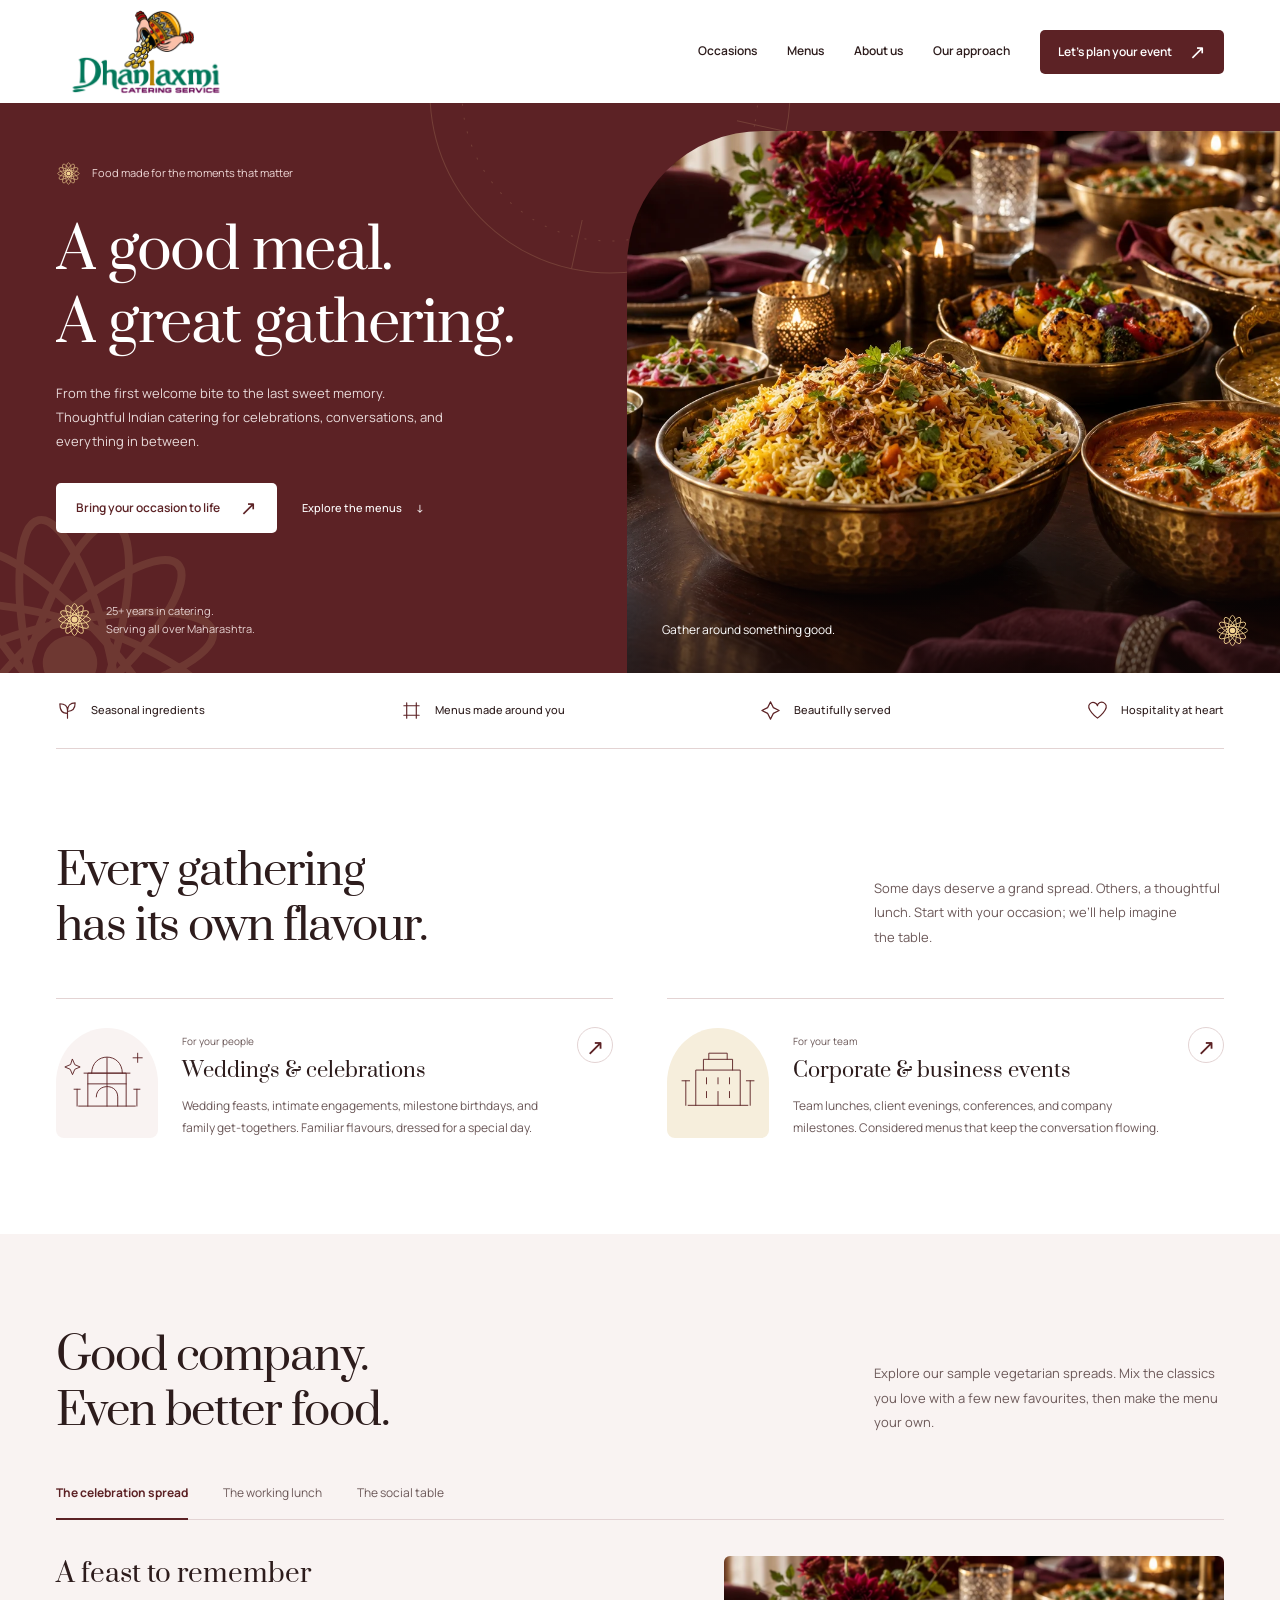
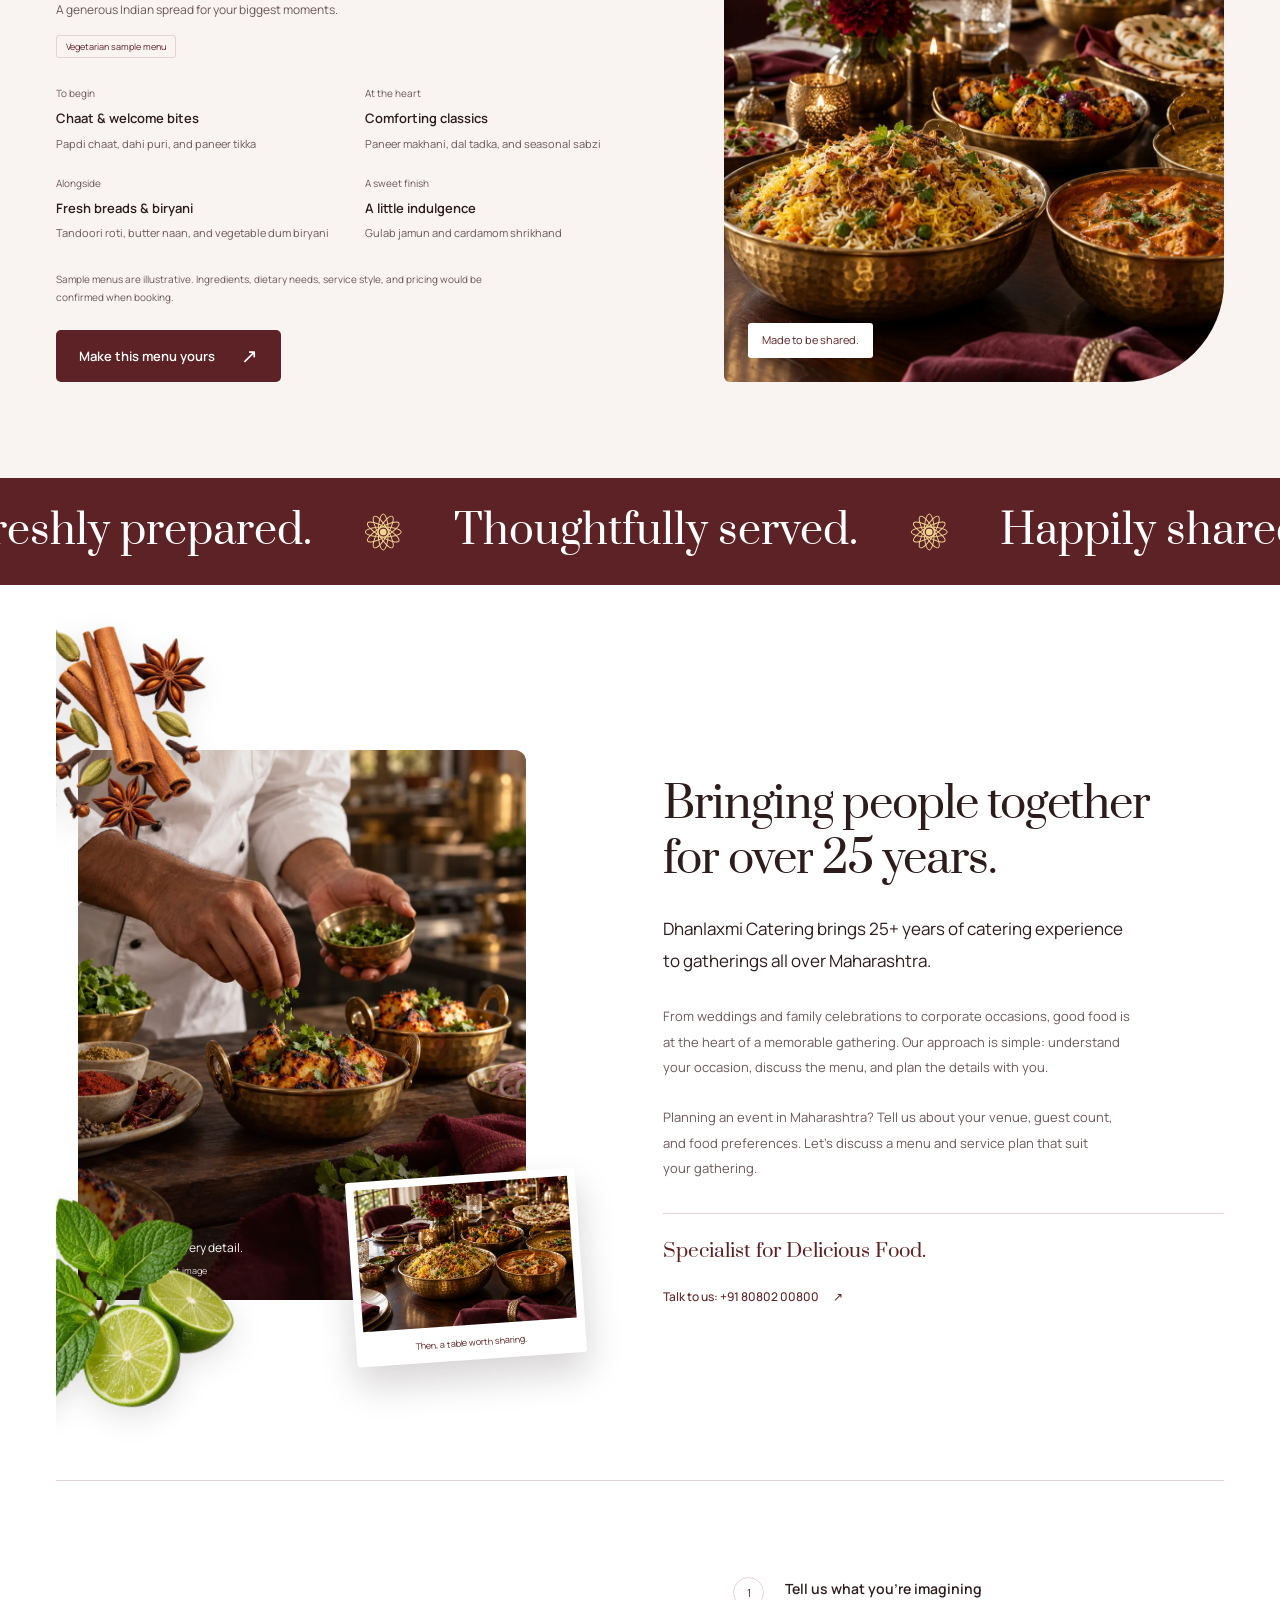
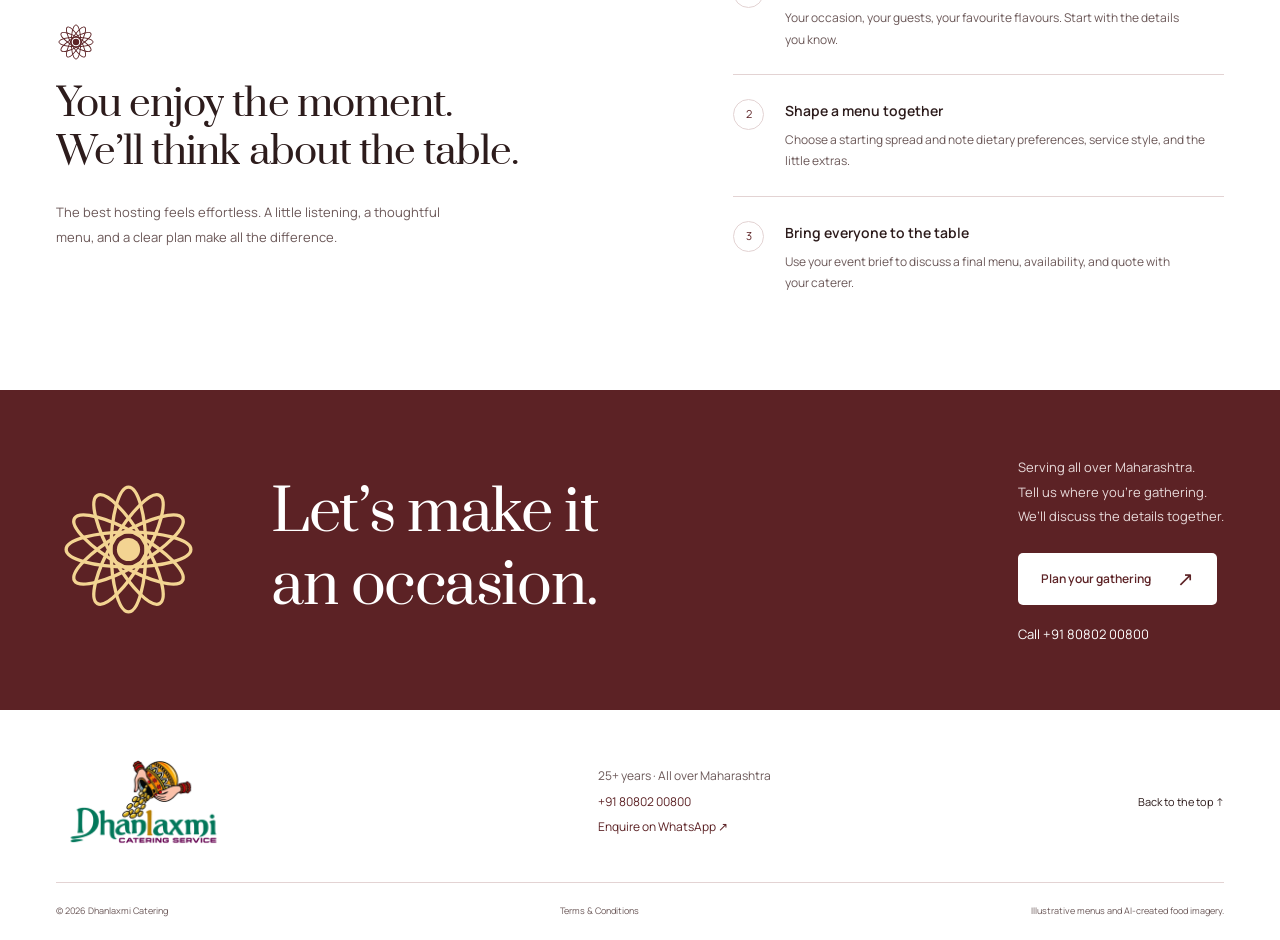
<file: index.html>
<!doctype html>
<html lang="en">
<head>
  <meta charset="UTF-8">
  <meta name="viewport" content="width=device-width, initial-scale=1">
  <meta name="theme-color" content="#63272f">
  <meta name="description" content="Dhanlaxmi Catering: 25+ years in the catering business, serving all over Maharashtra. Call +91 80802 00800 to discuss your wedding, celebration, or corporate event.">
  <title>Dhanlaxmi Catering — 25+ Years · All Over Maharashtra</title>
  <script type="application/ld+json">{"@context":"https://schema.org","@type":"LocalBusiness","name":"Dhanlaxmi Catering","telephone":"+918080200800","description":"25+ years in the catering business. Serving all over Maharashtra.","areaServed":{"@type":"AdministrativeArea","name":"Maharashtra, India"}}</script>
  <link rel="preconnect" href="https://fonts.googleapis.com">
  <link rel="preconnect" href="https://fonts.gstatic.com" crossorigin>
  <link href="https://fonts.googleapis.com/css2?family=Manrope:wght@400;500;600;700&family=Prata&display=swap" rel="stylesheet">
  <link rel="stylesheet" href="styles.css">
  <link rel="stylesheet" href="assets/vendor/lenis.css">
  <script src="assets/vendor/lenis.min.js" defer></script>
  <script src="script.js" defer></script>
  <script src="motion.js" defer></script>
  <script src="delight.js" defer></script>
</head>
<body>
  <div class="reading-progress" aria-hidden="true"></div>
  <a class="skip-link" href="#main">Skip to content</a>
  <header class="site-header wrap">
    <a class="brand" href="#" aria-label="Dhanlaxmi Catering home">
      <img class="business-logo" src="assets/dhanlaxmi-logo.webp" alt="Dhanlaxmi Catering" width="720" height="360">
    </a>
    <button class="nav-toggle" aria-label="Open navigation" aria-expanded="false" aria-controls="navigation"><span></span><span></span></button>
    <nav id="navigation" aria-label="Main navigation"><a href="#occasions">Occasions</a><a href="#menus">Menus</a><a href="#about">About us</a><a href="#approach">Our approach</a><button class="button button-small" data-plan>Let’s plan your event <span aria-hidden="true">↗</span></button></nav>
  </header>
  <main id="main">
    <section class="hero" aria-labelledby="hero-title">
      <div class="hero-atmosphere" aria-hidden="true"><img src="assets/rosette.svg" width="340" height="340" alt=""><svg viewBox="0 0 400 400" fill="none"><circle cx="200" cy="200" r="180"/><circle cx="200" cy="200" r="148" stroke-dasharray="2 12"/><path d="M20 200h50M330 200h50M200 20v50M200 330v50"/></svg></div>
      <div class="hero-copy">
        <div class="hero-intro"><img class="little-star" src="assets/rosette.svg" width="25" height="25" alt=""> Food made for the moments that matter</div>
        <h1 id="hero-title">A good meal.<br>A great gathering.</h1>
        <p>From the first welcome bite to the last sweet memory. Thoughtful Indian catering for celebrations, conversations, and everything in between.</p>
        <div class="hero-actions"><button class="button button-light" data-plan>Bring your occasion to life <span aria-hidden="true">↗</span></button><a class="text-link" href="#menus">Explore the menus <span aria-hidden="true">↓</span></a></div>
        <div class="hero-bottom"><img class="small-flower" src="assets/rosette.svg" width="37" height="37" alt=""><span>25+ years in catering.<br>Serving all over Maharashtra.</span></div>
      </div>
      <figure class="hero-image"><img src="assets/celebration-feast.webp" alt="An Indian celebration feast with saffron biryani, paneer, dal, naan, and chutneys in brass serving bowls" width="1536" height="1024" fetchpriority="high"><figcaption><span>Gather around something good.</span><img src="assets/rosette.svg" width="35" height="35" alt=""></figcaption></figure>
    </section>
    <div class="promise-strip wrap" aria-label="Our catering philosophy"><span><svg viewBox="0 0 24 24" aria-hidden="true"><path d="M12 20V9m0 6C5 15 4 10 4 5c6 0 8 3 8 7m0 0c0-5 3-8 8-8 0 5-2 9-8 9"/></svg>Seasonal ingredients</span><span><svg viewBox="0 0 24 24" aria-hidden="true"><path d="M4 7h16M7 4v16m10-16v16M4 17h16"/></svg>Menus made around you</span><span><svg viewBox="0 0 24 24" aria-hidden="true"><path d="m12 3 3 6 6 3-6 3-3 6-3-6-6-3 6-3Z"/></svg>Beautifully served</span><span><svg viewBox="0 0 24 24" aria-hidden="true"><path d="M20 5c-4-4-8 0-8 2-1-3-5-5-8-2-5 5 8 15 8 15S25 10 20 5Z"/></svg>Hospitality at heart</span></div>
    <section id="occasions" class="occasions wrap section-space" aria-labelledby="occasions-title">
      <div class="section-heading"><h2 id="occasions-title" data-reveal="heading">Every gathering<br>has its own flavour.</h2><p>Some days deserve a grand spread. Others, a thoughtful lunch. Start with your occasion; we’ll help imagine the table.</p></div>
      <div class="occasion-list">
        <article class="occasion"><div class="occasion-art celebration-art" aria-hidden="true"><svg viewBox="0 0 120 100"><path d="M23 81h74M35 81V38h50v43M30 38h60M40 38C40 10 80 10 80 38M60 18v63M35 52h50M46 69c0-18 28-18 28 0v12M21 59v22M99 59v22M17 59h8M95 59h8"/><path d="m15 20 3 7 7 3-7 3-3 7-3-7-7-3 7-3ZM100 12v12m-6-6h12"/></svg></div><div class="occasion-copy"><span class="occasion-label">For your people</span><h3>Weddings & celebrations</h3><p>Wedding feasts, intimate engagements, milestone birthdays, and family get-togethers. Familiar flavours, dressed for a special day.</p></div><button class="round-link" data-plan="Wedding / celebration" aria-label="Plan a wedding or celebration">↗</button></article>
        <article class="occasion"><div class="occasion-art corporate-art" aria-hidden="true"><svg viewBox="0 0 120 100"><path d="M21 80h78M31 80V34h58v46M41 34V20h38v14M48 20v-8h24v8M45 44v8m15-8v8m15-8v8M45 62v8m15-8v18m15-18v8M18 48v32M13 48h10M102 48v32M97 48h10"/></svg></div><div class="occasion-copy"><span class="occasion-label">For your team</span><h3>Corporate & business events</h3><p>Team lunches, client evenings, conferences, and company milestones. Considered menus that keep the conversation flowing.</p></div><button class="round-link" data-plan="Corporate / business" aria-label="Plan a corporate or business event">↗</button></article>
      </div>
    </section>
    <section id="menus" class="menu-section section-space" aria-labelledby="menus-title"><div class="wrap">
      <div class="section-heading"><div><h2 id="menus-title" data-reveal="heading">Good company.<br>Even better food.</h2></div><p>Explore our sample vegetarian spreads. Mix the classics you love with a few new favourites, then make the menu your own.</p></div>
      <div class="menu-tabs" role="tablist" aria-label="Sample catering menus"><button id="tab-celebration" role="tab" aria-selected="true" aria-controls="menu-panel" data-menu="celebration">The celebration spread</button><button id="tab-office" role="tab" aria-selected="false" aria-controls="menu-panel" tabindex="-1" data-menu="office">The working lunch</button><button id="tab-social" role="tab" aria-selected="false" aria-controls="menu-panel" tabindex="-1" data-menu="social">The social table</button></div>
      <div class="menu-layout"><div id="menu-panel" role="tabpanel" aria-labelledby="tab-celebration" tabindex="0"><div class="menu-description"><h3>A feast to remember</h3><p>A generous Indian spread for your biggest moments.</p><span class="diet-tag">Vegetarian sample menu</span></div><div id="menu-items" class="menu-items"><div class="menu-item"><span>To begin</span><h4>Chaat & welcome bites</h4><p>Papdi chaat, dahi puri, and paneer tikka</p></div><div class="menu-item"><span>At the heart</span><h4>Comforting classics</h4><p>Paneer makhani, dal tadka, and seasonal sabzi</p></div><div class="menu-item"><span>Alongside</span><h4>Fresh breads & biryani</h4><p>Tandoori roti, butter naan, and vegetable dum biryani</p></div><div class="menu-item"><span>A sweet finish</span><h4>A little indulgence</h4><p>Gulab jamun and cardamom shrikhand</p></div></div><p class="menu-footnote">Sample menus are illustrative. Ingredients, dietary needs, service style, and pricing would be confirmed when booking.</p><button class="button" id="customize-menu" data-plan>Make this menu yours <span aria-hidden="true">↗</span></button></div><figure class="menu-image"><img src="assets/celebration-feast.webp" alt="Brass bowls filled with colourful Indian dishes, ready to share" width="1536" height="1024" loading="lazy"><figcaption>Made to be shared.</figcaption></figure></div>
    </div></section>
    <div class="gathering-ribbon" aria-hidden="true"><div class="ribbon-track"><span>Freshly prepared.</span><img src="assets/rosette.svg" width="42" height="42" alt=""><span>Thoughtfully served.</span><img src="assets/rosette.svg" width="42" height="42" alt=""><span>Happily shared.</span></div></div>
    <section id="about" class="about-section wrap section-space" aria-labelledby="about-title">
      <div class="story-visual">
        <img class="ingredient ingredient-spices" src="assets/spice-cutout.webp" width="300" height="300" alt="" aria-hidden="true" loading="lazy">
        <figure class="story-photo"><img src="assets/kitchen-story.webp" width="1122" height="1402" loading="lazy" alt="A chef’s hands carefully arranging paneer and fresh herbs in brass bowls"><div class="photo-slices" aria-hidden="true"><span></span><span></span><span></span><span></span><span></span></div><figcaption>A little care in every detail.<small>AI-created concept image</small></figcaption></figure>
        <figure class="story-detail"><img src="assets/celebration-feast.webp" width="1536" height="1024" alt="" loading="lazy"><figcaption>Then, a table worth sharing.</figcaption></figure>
        <img class="ingredient ingredient-mint" src="assets/mint-lime-cutout.webp" width="300" height="300" alt="" aria-hidden="true" loading="lazy">
      </div>
      <div class="story-copy"><h2 id="about-title" data-reveal="heading">Bringing people together<br>for over 25 years.</h2><p class="story-lead">Dhanlaxmi Catering brings 25+ years of catering experience to gatherings all over Maharashtra.</p><p>From weddings and family celebrations to corporate occasions, good food is at the heart of a memorable gathering. Our approach is simple: understand your occasion, discuss the menu, and plan the details with you.</p><p>Planning an event in Maharashtra? Tell us about your venue, guest count, and food preferences. Let’s discuss a menu and service plan that suit your gathering.</p><div class="story-signoff"><span>Specialist for Delicious Food.</span></div><a href="tel:+918080200800" class="text-link">Talk to us: +91 80802 00800 <span aria-hidden="true">↗</span></a></div>
    </section>
    <section id="approach" class="approach wrap section-space" aria-labelledby="approach-title"><div class="approach-intro"><img class="big-flower" src="assets/rosette-ruby.svg" width="40" height="40" alt=""><h2 id="approach-title" data-reveal="heading">You enjoy the moment.<br>We’ll think about the table.</h2><p>The best hosting feels effortless. A little listening, a thoughtful menu, and a clear plan make all the difference.</p></div><ol class="steps"><li><span class="step-number">1</span><div><h3>Tell us what you’re imagining</h3><p>Your occasion, your guests, your favourite flavours. Start with the details you know.</p></div></li><li><span class="step-number">2</span><div><h3>Shape a menu together</h3><p>Choose a starting spread and note dietary preferences, service style, and the little extras.</p></div></li><li><span class="step-number">3</span><div><h3>Bring everyone to the table</h3><p>Use your event brief to discuss a final menu, availability, and quote with your caterer.</p></div></li></ol></section>
    <section class="closing"><div class="wrap closing-inner"><img class="closing-flower" src="assets/rosette.svg" width="145" height="145" alt=""><h2 data-reveal="closing">Let’s make it<br>an occasion.</h2><div><p>Serving all over Maharashtra.<br>Tell us where you’re gathering.<br>We’ll discuss the details together.</p><button class="button button-light" data-plan>Plan your gathering <span aria-hidden="true">↗</span></button><a class="closing-phone" href="tel:+918080200800">Call +91 80802 00800</a></div></div></section>
  </main>
  <footer class="wrap"><div class="footer-top"><a class="brand" href="#" aria-label="Dhanlaxmi Catering home"><img class="business-logo" src="assets/dhanlaxmi-logo.webp" alt="Dhanlaxmi Catering" width="720" height="360" loading="lazy"></a><div class="footer-contact"><p>25+ years · All over Maharashtra</p><a href="tel:+918080200800">+91 80802 00800</a><a href="https://wa.me/918080200800" target="_blank" rel="noopener noreferrer">Enquire on WhatsApp ↗</a></div><a href="#main">Back to the top ↑</a></div><div class="footer-bottom"><span>© <span id="year">2026</span> Dhanlaxmi Catering</span><a href="terms.html">Terms &amp; Conditions</a><span>Illustrative menus and AI-created food imagery.</span></div></footer>
  <dialog id="event-dialog" aria-labelledby="dialog-title"><div class="dialog-header"><span class="dialog-kicker">Your next gathering</span><button class="close-dialog" aria-label="Close event planner">×</button></div><h2 id="dialog-title">A few details.<br>A delicious beginning.</h2><p class="dialog-description">Tell us about your gathering, then continue on WhatsApp to discuss availability, your menu, and pricing with Dhanlaxmi Catering.</p><form id="event-form"><div class="form-grid"><label>Your name<input name="name" autocomplete="name" required maxlength="100" placeholder="First and last name"></label><label>Email address<input name="email" type="email" autocomplete="email" required maxlength="200" placeholder="you@example.com"></label><label>Occasion<select name="occasion" id="occasion-select" required><option value="">Choose your occasion</option><option>Wedding / celebration</option><option>Corporate / business</option><option>Family gathering</option><option>Another occasion</option></select></label><label>Number of guests<input name="guests" type="number" min="1" max="10000" required placeholder="e.g. 100"></label><label>Event date<input name="date" type="date" required></label><label>City or venue<input name="venue" required maxlength="200" placeholder="Where are we gathering?"></label></div><label>Anything we should know?<textarea name="notes" rows="3" maxlength="2000" placeholder="Favourite dishes, dietary needs, or service preferences…"></textarea></label><input id="selected-menu" name="menu" type="hidden" value="The celebration spread"><button class="button form-submit" type="submit">Prepare my enquiry <span aria-hidden="true">↗</span></button></form><div id="brief-result" class="brief-result" hidden role="status"><h3>Your enquiry is ready.</h3><p>Continue on WhatsApp to review and send your details to Dhanlaxmi Catering. Your enquiry has not been sent yet.</p><a id="whatsapp-enquiry" class="button" target="_blank" rel="noopener noreferrer">Continue on WhatsApp ↗</a><a id="download-brief" class="text-link brief-download" download="dhanlaxmi-event-brief.txt">Download event brief ↓</a><button class="text-link edit-brief" type="button">Edit my details</button></div></dialog>
</body>
</html>
</file>
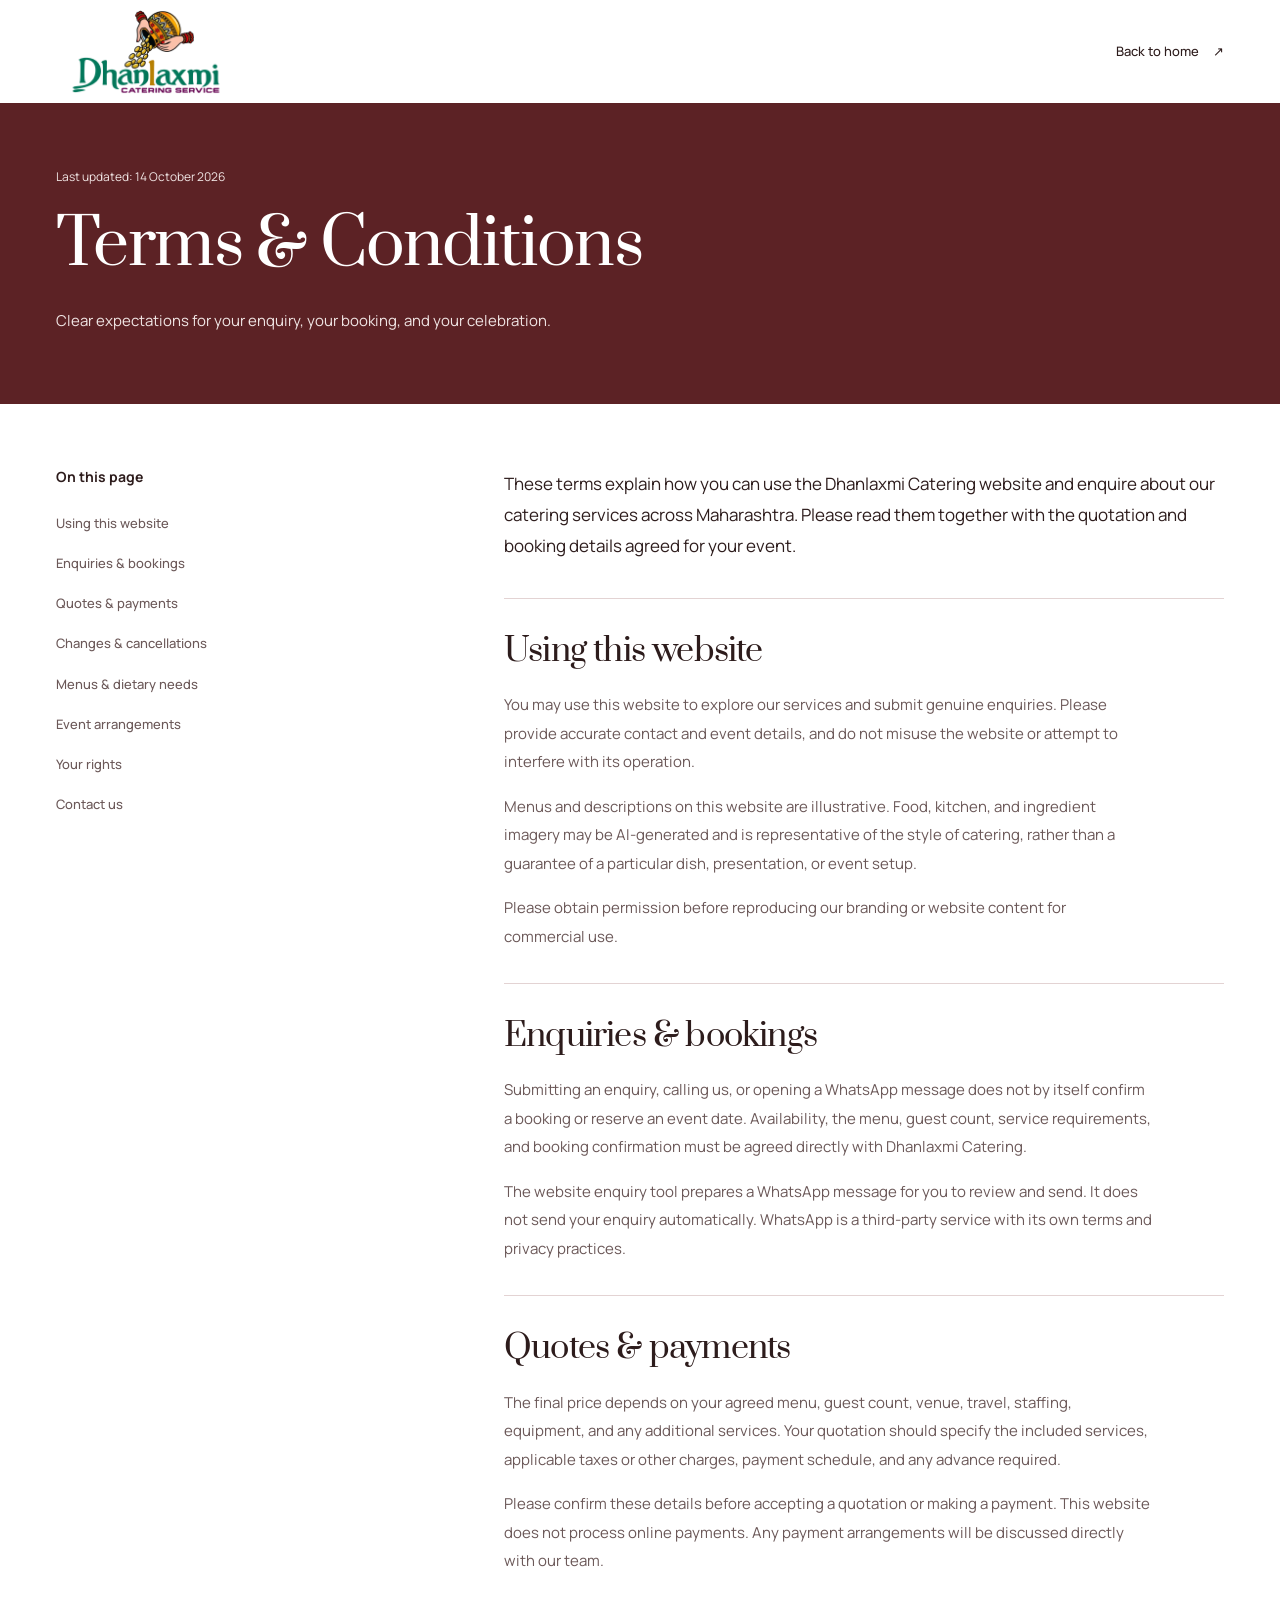
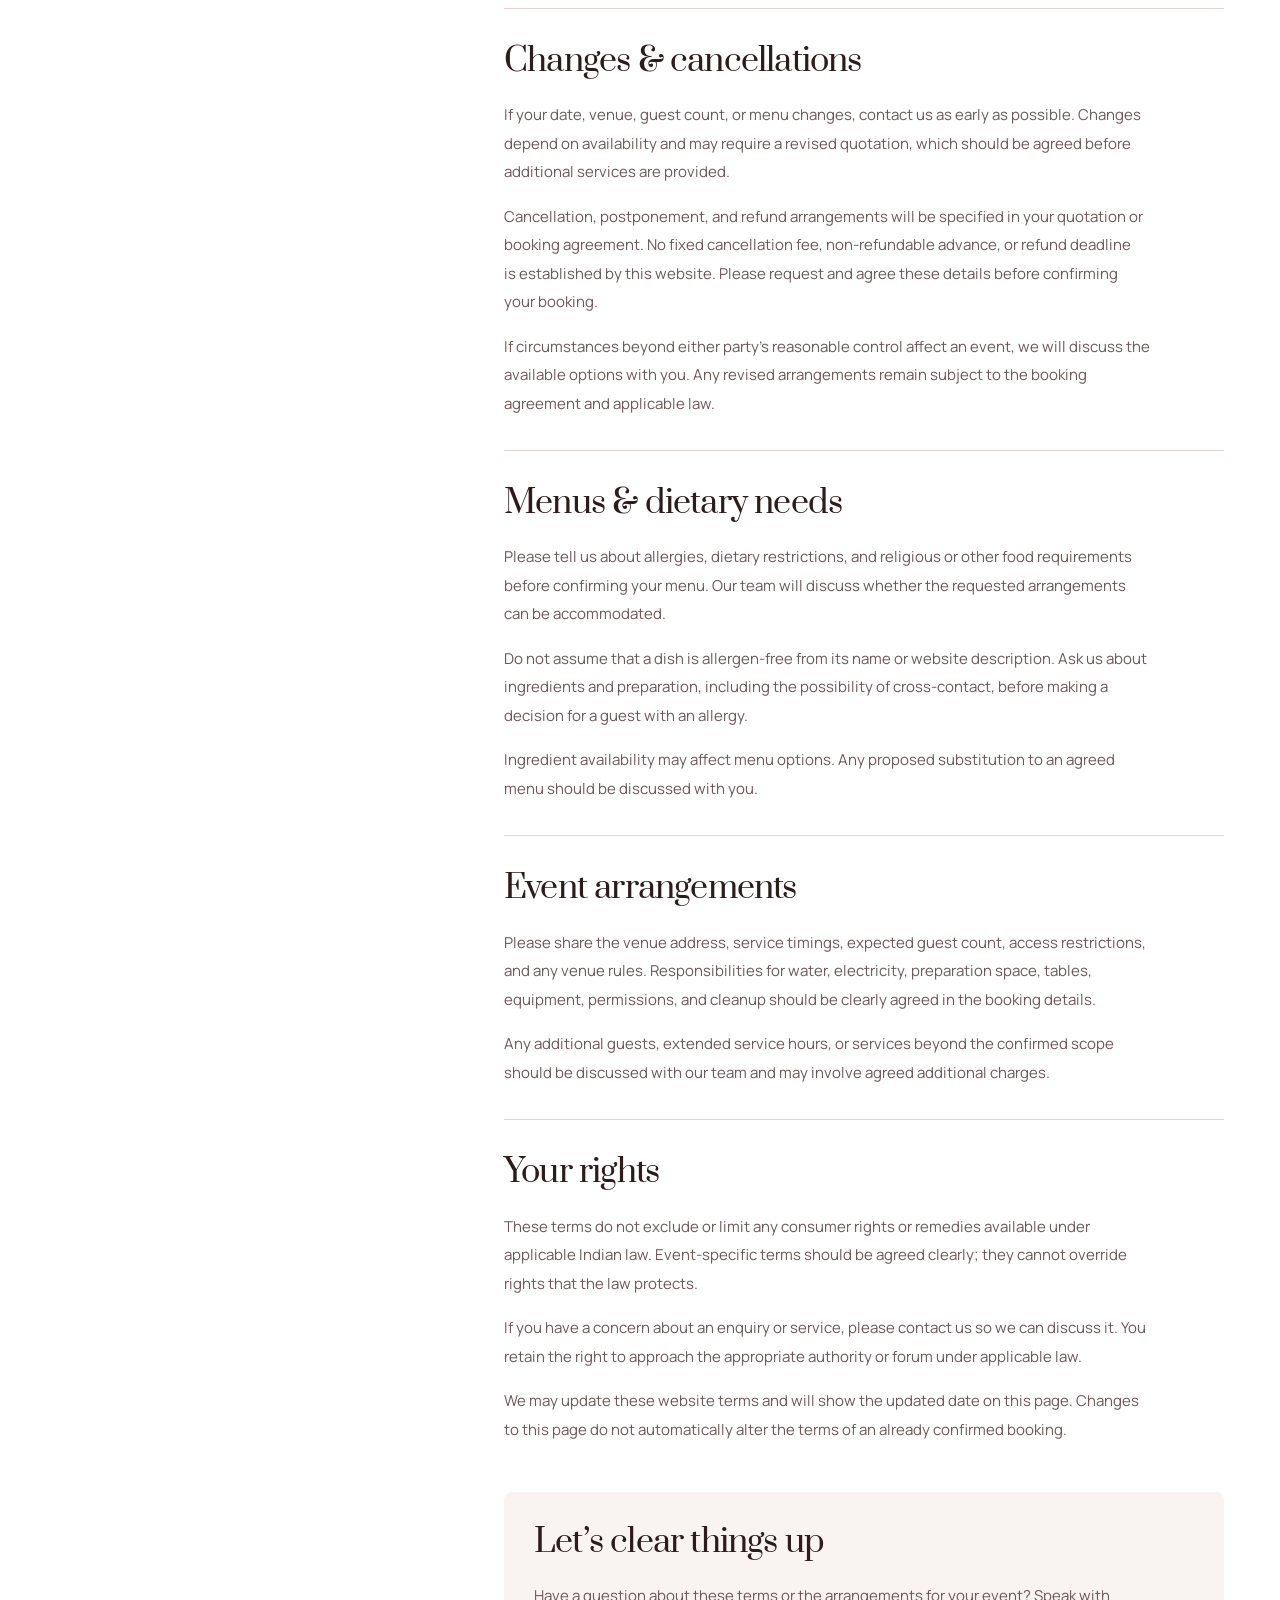
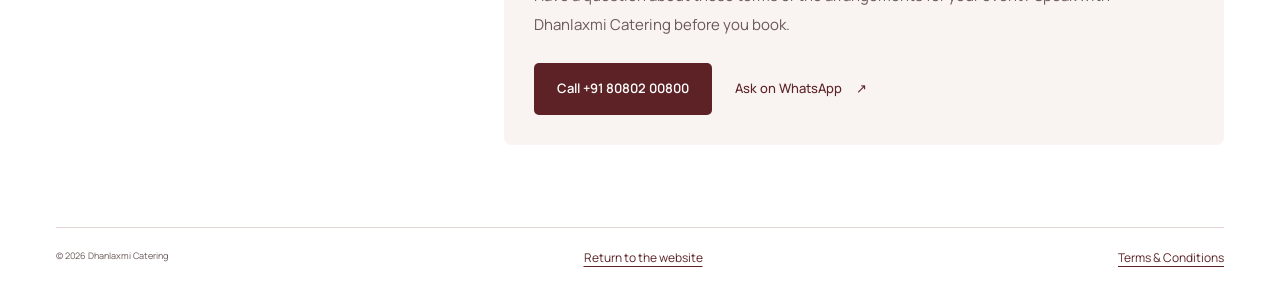
<file: terms.html>
<!doctype html>
<html lang="en">
<head>
  <meta charset="UTF-8">
  <meta name="viewport" content="width=device-width, initial-scale=1">
  <meta name="theme-color" content="#63272f">
  <meta name="description" content="Terms and conditions for using the Dhanlaxmi Catering website and enquiring about catering services across Maharashtra.">
  <title>Terms &amp; Conditions | Dhanlaxmi Catering</title>
  <link rel="canonical" href="https://dhanlaxmicatering.food/terms.html">
  <link rel="preconnect" href="https://fonts.googleapis.com">
  <link rel="preconnect" href="https://fonts.gstatic.com" crossorigin>
  <link href="https://fonts.googleapis.com/css2?family=Manrope:wght@400;500;600;700&family=Prata&display=swap" rel="stylesheet">
  <link rel="stylesheet" href="styles.css">
  <link rel="stylesheet" href="terms.css">
</head>
<body class="terms-page">
  <a class="skip-link" href="#main">Skip to content</a>
  <header class="site-header wrap">
    <a class="brand" href="index.html" aria-label="Dhanlaxmi Catering home"><img class="business-logo" src="assets/dhanlaxmi-logo.webp" alt="Dhanlaxmi Catering" width="720" height="360"></a>
    <a class="text-link" href="index.html">Back to home <span aria-hidden="true">↗</span></a>
  </header>
  <main id="main">
    <div class="terms-heading">
      <div class="wrap">
        <p>Last updated: <time datetime="2026-10-14">14 October 2026</time></p>
        <h1>Terms &amp; Conditions</h1>
        <p>Clear expectations for your enquiry, your booking, and your celebration.</p>
      </div>
    </div>
    <div class="terms-layout wrap">
      <aside class="terms-contents">
        <h2>On this page</h2>
        <nav aria-label="Terms sections">
          <a href="#website">Using this website</a>
          <a href="#bookings">Enquiries &amp; bookings</a>
          <a href="#payments">Quotes &amp; payments</a>
          <a href="#changes">Changes &amp; cancellations</a>
          <a href="#food">Menus &amp; dietary needs</a>
          <a href="#venue">Event arrangements</a>
          <a href="#rights">Your rights</a>
          <a href="#contact">Contact us</a>
        </nav>
      </aside>
      <article class="terms-copy" aria-label="Terms and conditions">
        <p class="terms-intro">These terms explain how you can use the Dhanlaxmi Catering website and enquire about our catering services across Maharashtra. Please read them together with the quotation and booking details agreed for your event.</p>
        <section id="website">
          <h2>Using this website</h2>
          <p>You may use this website to explore our services and submit genuine enquiries. Please provide accurate contact and event details, and do not misuse the website or attempt to interfere with its operation.</p>
          <p>Menus and descriptions on this website are illustrative. Food, kitchen, and ingredient imagery may be AI-generated and is representative of the style of catering, rather than a guarantee of a particular dish, presentation, or event setup.</p>
          <p>Please obtain permission before reproducing our branding or website content for commercial use.</p>
        </section>
        <section id="bookings">
          <h2>Enquiries &amp; bookings</h2>
          <p>Submitting an enquiry, calling us, or opening a WhatsApp message does not by itself confirm a booking or reserve an event date. Availability, the menu, guest count, service requirements, and booking confirmation must be agreed directly with Dhanlaxmi Catering.</p>
          <p>The website enquiry tool prepares a WhatsApp message for you to review and send. It does not send your enquiry automatically. WhatsApp is a third-party service with its own terms and privacy practices.</p>
        </section>
        <section id="payments">
          <h2>Quotes &amp; payments</h2>
          <p>The final price depends on your agreed menu, guest count, venue, travel, staffing, equipment, and any additional services. Your quotation should specify the included services, applicable taxes or other charges, payment schedule, and any advance required.</p>
          <p>Please confirm these details before accepting a quotation or making a payment. This website does not process online payments. Any payment arrangements will be discussed directly with our team.</p>
        </section>
        <section id="changes">
          <h2>Changes &amp; cancellations</h2>
          <p>If your date, venue, guest count, or menu changes, contact us as early as possible. Changes depend on availability and may require a revised quotation, which should be agreed before additional services are provided.</p>
          <p>Cancellation, postponement, and refund arrangements will be specified in your quotation or booking agreement. No fixed cancellation fee, non-refundable advance, or refund deadline is established by this website. Please request and agree these details before confirming your booking.</p>
          <p>If circumstances beyond either party’s reasonable control affect an event, we will discuss the available options with you. Any revised arrangements remain subject to the booking agreement and applicable law.</p>
        </section>
        <section id="food">
          <h2>Menus &amp; dietary needs</h2>
          <p>Please tell us about allergies, dietary restrictions, and religious or other food requirements before confirming your menu. Our team will discuss whether the requested arrangements can be accommodated.</p>
          <p>Do not assume that a dish is allergen-free from its name or website description. Ask us about ingredients and preparation, including the possibility of cross-contact, before making a decision for a guest with an allergy.</p>
          <p>Ingredient availability may affect menu options. Any proposed substitution to an agreed menu should be discussed with you.</p>
        </section>
        <section id="venue">
          <h2>Event arrangements</h2>
          <p>Please share the venue address, service timings, expected guest count, access restrictions, and any venue rules. Responsibilities for water, electricity, preparation space, tables, equipment, permissions, and cleanup should be clearly agreed in the booking details.</p>
          <p>Any additional guests, extended service hours, or services beyond the confirmed scope should be discussed with our team and may involve agreed additional charges.</p>
        </section>
        <section id="rights">
          <h2>Your rights</h2>
          <p>These terms do not exclude or limit any consumer rights or remedies available under applicable Indian law. Event-specific terms should be agreed clearly; they cannot override rights that the law protects.</p>
          <p>If you have a concern about an enquiry or service, please contact us so we can discuss it. You retain the right to approach the appropriate authority or forum under applicable law.</p>
          <p>We may update these website terms and will show the updated date on this page. Changes to this page do not automatically alter the terms of an already confirmed booking.</p>
        </section>
        <section id="contact" class="terms-contact">
          <h2>Let’s clear things up</h2>
          <p>Have a question about these terms or the arrangements for your event? Speak with Dhanlaxmi Catering before you book.</p>
          <a class="button" href="tel:+918080200800">Call +91 80802 00800</a>
          <a class="text-link" href="https://wa.me/918080200800" target="_blank" rel="noopener noreferrer">Ask on WhatsApp <span aria-hidden="true">↗</span></a>
        </section>
      </article>
    </div>
  </main>
  <footer class="wrap"><div class="footer-bottom"><span>© 2026 Dhanlaxmi Catering</span><a href="index.html">Return to the website</a><a href="terms.html" aria-current="page">Terms &amp; Conditions</a></div></footer>
</body>
</html>
</file>
<file: styles.css>
:root{--primary:oklch(.34 .085 20);--primary-hover:oklch(.41 .105 20);--bg:oklch(1 0 0);--surface:oklch(.968 .007 20);--ink:oklch(.25 .027 20);--muted:oklch(.48 .025 20);--accent:oklch(.88 .09 85);--line:oklch(.88 .018 20);--white:oklch(1 0 0);--display:'Prata',Georgia,serif;--body:'Manrope',Arial,sans-serif;--dialog-layer:3}
*{box-sizing:border-box}html{scroll-behavior:smooth;scroll-padding-top:35px}body{margin:0;background:var(--bg);color:var(--ink);font-family:var(--body);font-size:15px;line-height:1.7}button,input,select,textarea{font:inherit}button,a{-webkit-tap-highlight-color:transparent}button{cursor:pointer}a{color:inherit;text-decoration:none}button{border:0}img{max-width:100%;display:block}figure,p,h1,h2,h3{margin:0}h1,h2,h3{text-wrap:balance}p{text-wrap:pretty}h1,h2{font-family:var(--display);font-weight:400;letter-spacing:-.025em;line-height:1.26}h2{font-size:clamp(32px,3.4vw,46px)}h3{font-weight:600;line-height:1.4}button,a,input,select,textarea{touch-action:manipulation}:focus-visible{outline:3px solid oklch(.65 .14 60);outline-offset:5px}.wrap{width:min(1280px,calc(100% - 112px));margin-inline:auto}.section-space{padding-block:96px}.button{display:inline-flex;align-items:center;justify-content:center;gap:26px;background:var(--primary);color:var(--white);padding:16px 23px;border-radius:5px;font-size:13px;font-weight:600;line-height:1.5;transition:background .2s,transform .2s}.button:hover{background:var(--primary-hover);transform:translateY(-2px)}.button span{font-size:20px;font-weight:400;line-height:1}.button-small{padding:12px 18px;font-size:12px;gap:17px}.button-light{background:var(--white);color:var(--primary)}.button-light:hover{background:var(--accent)}.text-link{font-size:13px;font-weight:500;display:inline-flex;gap:14px;align-items:center;background:none;padding:0}.text-link:hover{text-decoration:underline;text-underline-offset:6px}.skip-link{position:fixed;left:20px;top:-100px;background:var(--white);padding:10px 20px;z-index:4}.skip-link:focus{top:10px}.site-header{display:flex;align-items:center;justify-content:space-between;min-height:103px;gap:30px}.brand{display:flex;align-items:center;gap:11px;color:var(--primary);flex-shrink:0}.brand-mark{width:46px;height:46px}.brand>span{font-family:var(--display);font-size:26px;line-height:1.2;letter-spacing:-.025em}.brand small{display:block;font-family:var(--body);font-size:9px;font-weight:600;letter-spacing:.14em;margin-top:7px}nav{display:flex;align-items:center;gap:30px}nav>a{font-size:12px;font-weight:600}nav>a:hover{color:var(--primary);text-decoration:underline;text-underline-offset:7px}.nav-toggle{display:none}.hero{display:grid;grid-template-columns:1fr 1.04fr;background:var(--primary);color:var(--white);min-height:570px}.hero-copy{padding:58px 45px 35px max(56px,calc((100vw - 1280px)/2));display:flex;flex-direction:column;align-items:flex-start}.hero-intro{font-size:11px;display:flex;align-items:center;gap:11px;color:oklch(.9 .025 20)}.little-star{font-size:25px;color:var(--accent)}h1{font-size:clamp(42px,4.5vw,65px);margin:29px 0 21px}.hero-copy>p{max-width:390px;font-size:13px;line-height:1.85;color:oklch(.9 .015 20)}.hero-actions{display:flex;gap:25px;align-items:center;margin-top:30px}.hero-actions .button{padding:15px 20px;font-size:12px;gap:20px}.hero-actions .text-link{font-size:11px;white-space:nowrap}.hero-bottom{display:flex;gap:13px;align-items:center;margin-top:auto;padding-top:40px;font-size:10px;line-height:1.6;color:oklch(.88 .022 20)}.small-flower{font-size:37px;line-height:1;color:var(--accent)}.hero-image{position:relative;min-width:0;overflow:hidden;border-top-left-radius:135px;margin-top:28px}.hero-image img{width:100%;height:100%;object-fit:cover;object-position:52% 50%}.hero-image:after{content:'';position:absolute;inset:65% 0 0;background:linear-gradient(transparent,oklch(.15 .02 20 / .7));pointer-events:none}.hero-image figcaption{position:absolute;bottom:25px;left:35px;right:30px;display:flex;justify-content:space-between;align-items:center;font-size:12px;z-index:1}.hero-image figcaption>span:last-child{font-size:35px;color:var(--accent)}.promise-strip{display:flex;justify-content:space-between;padding-block:26px;border-bottom:1px solid var(--line);gap:20px}.promise-strip>span{display:flex;align-items:center;gap:12px;font-size:11px;font-weight:500;white-space:nowrap}.promise-strip svg{width:23px;height:23px;fill:none;stroke:var(--primary);stroke-width:1.2;stroke-linecap:round;stroke-linejoin:round}.section-heading{display:flex;justify-content:space-between;align-items:flex-end;gap:60px;margin-bottom:43px}.section-heading>p{max-width:350px;color:var(--muted);font-size:13px;line-height:1.9;padding-bottom:5px}.occasion-list{display:flex;gap:54px}.occasion{display:flex;align-items:center;gap:24px;flex:1;min-width:0;border-top:1px solid var(--line);padding-top:28px}.occasion-art{width:102px;height:110px;display:flex;align-items:center;justify-content:center;flex-shrink:0;border-radius:50% 50% 8px 8px;background:var(--surface)}.occasion-art svg{width:92px;fill:none;stroke:var(--primary);stroke-width:1.2;stroke-linecap:round;stroke-linejoin:round}.corporate-art{background:oklch(.95 .025 85)}.occasion-label{font-size:10px;color:var(--muted)}.occasion h3{font-family:var(--display);font-size:20px;font-weight:400;margin:5px 0 10px}.occasion p{font-size:12px;color:var(--muted);line-height:1.8}.round-link{align-self:flex-start;flex-shrink:0;background:transparent;border:1px solid var(--line);border-radius:50%;width:36px;height:36px;font-size:22px;color:var(--primary);transition:background .2s}.round-link:hover{background:var(--surface)}.menu-section{background:var(--surface)}.menu-note{display:block;color:var(--primary);font-size:12px;margin-bottom:18px}.menu-tabs{display:flex;gap:35px;border-bottom:1px solid var(--line);margin-bottom:36px}.menu-tabs button{padding:0 0 16px;background:none;color:var(--muted);font-size:12px;position:relative}.menu-tabs button[aria-selected=true]{color:var(--primary);font-weight:700}.menu-tabs button[aria-selected=true]:after{content:'';position:absolute;bottom:-1px;left:0;right:0;height:2px;background:var(--primary)}.menu-layout{display:grid;grid-template-columns:1fr .85fr;gap:80px}.menu-description h3{font-family:var(--display);font-weight:400;font-size:26px}.menu-description p{color:var(--muted);font-size:12px;margin-top:7px}.diet-tag{display:inline-block;border:1px solid var(--line);border-radius:3px;font-size:9px;padding:3px 9px;margin-top:15px;color:var(--primary)}.menu-items{display:grid;grid-template-columns:1fr 1fr;gap:22px 30px;margin:27px 0}.menu-item span{font-size:10px;color:var(--muted);display:block;margin-bottom:5px}.menu-item h4{margin:0 0 4px;font-size:13px;font-weight:600}.menu-item p{font-size:11px;color:var(--muted);line-height:1.8}.menu-footnote{font-size:10px;color:var(--muted);max-width:450px;line-height:1.8;margin-bottom:24px}.menu-image{position:relative;min-height:390px;border-radius:6px 6px 100px 6px;overflow:hidden}.menu-image img{width:100%;height:100%;object-fit:cover;object-position:70% 50%;position:absolute;inset:0;transform:scale(1.15)}.menu-image figcaption{position:absolute;bottom:24px;left:24px;padding:8px 14px;background:var(--white);color:var(--primary);font-size:11px;border-radius:3px}.approach{display:grid;grid-template-columns:1fr .85fr;gap:100px;align-items:center}.big-flower{font-size:40px;color:var(--primary);display:block;margin-bottom:18px;line-height:1}.approach h2{font-size:clamp(30px,3vw,40px)}.approach-intro>p{max-width:390px;font-size:13px;color:var(--muted);margin-top:24px;line-height:1.9}.steps{margin:0;padding:0;list-style:none}.steps li{display:flex;gap:21px;padding:24px 0;border-bottom:1px solid var(--line)}.steps li:first-child{padding-top:0}.steps li:last-child{border-bottom:0;padding-bottom:0}.step-number{display:flex;align-items:center;justify-content:center;flex-shrink:0;width:31px;height:31px;border:1px solid var(--line);border-radius:50%;font-size:11px;color:var(--primary)}.steps h3{font-size:14px;margin:2px 0 8px}.steps p{font-size:12px;color:var(--muted);line-height:1.8}.closing{background:var(--primary);color:var(--white);padding-block:65px;position:relative;overflow:hidden}.closing-inner{display:flex;align-items:center;justify-content:space-between;gap:70px}.closing-flower{font-size:145px;color:oklch(.65 .08 20);line-height:1}.closing h2{font-size:clamp(38px,4.5vw,60px);flex:1}.closing p{color:oklch(.9 .015 20);font-size:13px;margin-bottom:24px;line-height:1.9}.closing .button{font-size:12px}footer{padding-block:42px 22px}.footer-top{display:flex;justify-content:space-between;align-items:center;gap:30px;padding-bottom:30px}.footer-top .brand>span{font-size:23px}.footer-top p{font-size:12px;color:var(--muted)}.footer-top>a:last-child{font-size:11px}.footer-bottom{border-top:1px solid var(--line);padding-top:20px;display:flex;justify-content:space-between;gap:20px;font-size:9px;color:var(--muted)}dialog{border:0;padding:32px;width:min(620px,calc(100% - 32px));max-height:90dvh;overflow:auto;border-radius:12px;color:var(--ink);background:var(--white);box-shadow:0 25px 90px oklch(.12 0 0 / .2)}dialog::backdrop{background:oklch(.12 .03 20 / .65)}body:has(dialog[open]){overflow:hidden}.dialog-header{display:flex;justify-content:space-between;align-items:center;margin-bottom:15px}.dialog-kicker{font-size:11px;color:var(--primary)}.close-dialog{background:var(--surface);color:var(--primary);border-radius:50%;width:36px;height:36px;font-size:27px;line-height:1}dialog h2{font-size:34px}.dialog-description{color:var(--muted);font-size:12px;line-height:1.9;margin:17px 0 25px}.form-grid{display:grid;grid-template-columns:1fr 1fr;gap:17px}label{display:block;font-size:11px;font-weight:600}input,select,textarea{display:block;width:100%;margin-top:7px;background:var(--bg);border:1px solid var(--line);color:var(--ink);border-radius:4px;padding:10px 11px;font-size:12px;min-height:44px}input::placeholder,textarea::placeholder{color:var(--muted);opacity:1}textarea{resize:vertical}form>label{margin-top:17px}.form-submit{width:100%;margin-top:22px}.brief-result{padding-block:12px}.brief-result h3{font-family:var(--display);font-weight:400;font-size:25px}.brief-result p{font-size:13px;color:var(--muted);margin:15px 0 25px}.edit-brief{display:block;margin-top:20px;color:var(--primary)}[hidden]{display:none!important}
@media(min-width:1600px){.hero-copy{padding-block:80px 40px}.hero{min-height:640px}}
@media(max-width:1150px){.wrap{width:calc(100% - 64px)}.site-header{min-height:90px}nav{gap:20px}.hero-copy{padding:40px 30px 30px 32px}.hero{min-height:535px}.hero-actions{flex-wrap:wrap;gap:18px}.hero-image{border-top-left-radius:100px}.occasion-list{gap:30px}.occasion{gap:16px}.occasion-art{width:80px;height:90px}.occasion-art svg{width:74px}.occasion h3{font-size:18px}.round-link{width:30px;height:30px}.menu-layout{gap:45px}.approach{gap:55px}.closing-inner{gap:40px}.closing-flower{font-size:110px}}
@media(max-width:900px){.brand>span{font-size:23px}.brand-mark{width:38px}nav{gap:17px}nav>a{font-size:11px}nav .button-small{font-size:10px;padding:11px;gap:10px}.hero h1{font-size:43px}.hero-copy>p{font-size:12px}.hero-actions .text-link{font-size:11px}.hero-intro{font-size:9px}.promise-strip{flex-wrap:wrap;justify-content:initial;gap:20px 35px}.promise-strip>span{flex:1 0 35%}.section-space{padding-block:70px}.section-heading{gap:40px}.section-heading>p{max-width:300px}.occasion-list{flex-direction:column}.occasion-art{width:85px}.occasion-copy{flex:1}.occasion h3{font-size:23px}.occasion p{font-size:13px}.round-link{margin-top:20px;width:40px;height:40px}.menu-layout{grid-template-columns:1fr .65fr;gap:30px}.menu-items{gap:20px}.menu-image{min-height:440px}.menu-image img{object-position:58% 50%}.closing-flower{display:none}.footer-bottom{font-size:9px}}
@media(max-width:700px){.wrap{width:calc(100% - 40px)}.site-header{min-height:80px;position:relative}.brand>span{font-size:22px}.brand small{font-size:8px}.nav-toggle{display:flex;flex-direction:column;gap:6px;padding:12px;background:var(--surface);border-radius:4px;width:42px;height:42px;align-items:center;justify-content:center}.nav-toggle span{display:block;width:20px;height:1px;background:var(--primary)}nav{display:none;position:absolute;left:-20px;right:-20px;top:80px;background:var(--bg);z-index:2;padding:22px;box-shadow:0 12px 20px oklch(.2 0 0 / .1);align-items:stretch;gap:20px}nav.open{display:flex;flex-direction:column}nav>a{font-size:14px}nav .button{font-size:12px;align-self:flex-start;padding:12px 16px}.hero{grid-template-columns:1fr;min-height:0}.hero-copy{padding:33px 25px 30px}.hero-intro{font-size:10px}.hero h1{font-size:clamp(40px,8.5vw,59px);margin-block:24px 18px}.hero-copy>p{font-size:13px;max-width:450px}.hero-actions{margin-top:25px;gap:22px}.hero-bottom{padding-top:28px;font-size:10px}.hero-image{height:350px;margin:0 0 0 25px;border-top-left-radius:95px}.hero-image img{object-position:50% 55%}.hero-image figcaption{left:25px;bottom:20px;font-size:11px}.promise-strip{padding-block:24px;gap:17px 12px}.promise-strip>span{font-size:10px;gap:8px}.promise-strip svg{width:19px;height:19px}.section-space{padding-block:55px}.section-heading{display:block;margin-bottom:30px}.section-heading>p{margin-top:22px;max-width:440px;font-size:13px}.occasion-list{gap:26px}.occasion{padding-top:23px;gap:17px}.occasion-art{width:72px;height:90px}.occasion h3{font-size:18px}.occasion p{font-size:11px}.round-link{width:32px;height:32px;align-self:flex-start}.menu-note{margin-bottom:15px;font-size:11px}.menu-tabs{gap:22px;overflow-x:auto;margin-bottom:28px}.menu-tabs button{white-space:nowrap;font-size:11px;padding-bottom:15px}.menu-layout{grid-template-columns:1fr;gap:32px}.menu-items{gap:25px 24px}.menu-item h4{font-size:13px}.menu-item p{font-size:12px}.menu-image{min-height:280px;order:-1;border-radius:5px 5px 75px 5px}.menu-image img{object-position:55% 57%;transform:none}.menu-description h3{font-size:26px}.approach{grid-template-columns:1fr;gap:35px}.approach h2{font-size:32px}.approach-intro>p{margin-top:18px}.steps li{padding:22px 0}.closing{padding-block:45px}.closing-inner{display:block}.closing h2{font-size:44px;margin-bottom:25px}.closing p{font-size:13px}.footer-top{align-items:flex-start;flex-wrap:wrap;gap:24px}.footer-top p{display:none}.footer-top>a:last-child{padding-top:6px}.footer-bottom{flex-direction:column;gap:9px;font-size:9px}dialog{padding:24px}dialog h2{font-size:29px}.form-grid{grid-template-columns:1fr 1fr;gap:15px}label{font-size:10px}}
@media(max-width:370px){.form-grid{grid-template-columns:1fr}.hero-actions{gap:19px}.hero-image{height:290px}.occasion-art{display:none}.menu-tabs{gap:20px}}
@media(prefers-reduced-motion:reduce){html{scroll-behavior:auto}*,*:before,*:after{transition:none!important;animation:none!important}}

/* Motion and the family-table story. Content is visible before enhancement. */
::selection{background:var(--primary);color:var(--white)}input,textarea{caret-color:var(--primary)}html{scrollbar-color:var(--primary) var(--surface);scroll-padding-top:125px}
.site-header{position:sticky;top:0;z-index:2;background:var(--white);transition:box-shadow .25s}
.site-header:before{content:'';position:absolute;inset:0 calc((min(1280px,100vw - 112px) - 100vw)/2);background:var(--white);z-index:-1;pointer-events:none}
.site-header.has-scrolled{box-shadow:0 12px 22px -20px oklch(.2 .025 20 / .35)}
#navigation a{position:relative}#navigation a:after{content:'';position:absolute;left:0;right:0;bottom:-7px;height:1px;background:var(--primary);transform:scaleX(0);transform-origin:left;transition:transform .25s cubic-bezier(.16,1,.3,1)}
#navigation a:hover:after,#navigation a[aria-current=location]:after{transform:scaleX(1)}#navigation a:hover{text-decoration:none}
.reading-progress{position:fixed;top:0;left:0;right:0;height:3px;background:var(--primary);transform:scaleX(0);transform-origin:left;z-index:3;opacity:0;pointer-events:none}.motion-ready .reading-progress{opacity:1}
.motion-ready .hero-image>img{transform:translateY(var(--hero-shift,0px)) scale(1.14)}
.hero-image figcaption img{width:35px;height:35px}.little-star{display:block;width:25px;height:25px;flex-shrink:0}.small-flower{width:37px;height:37px;flex-shrink:0}.big-flower{width:40px;height:40px}.closing-flower{flex-shrink:0;width:145px;height:145px}
.round-link{transition:background .2s,transform .3s cubic-bezier(.16,1,.3,1)}.occasion:hover .round-link{transform:rotate(12deg)}.occasion-art svg{transition:transform .5s cubic-bezier(.16,1,.3,1)}.occasion:hover .occasion-art svg{transform:translateY(-4px)}
.gathering-ribbon{overflow:hidden;background:var(--primary);color:var(--white);padding-block:27px}.ribbon-track{display:flex;align-items:center;gap:50px;width:max-content;padding-inline:60px;transform:translateX(var(--ribbon-shift,0px))}.ribbon-track span{font-family:var(--display);font-size:clamp(29px,3.2vw,46px);line-height:1.3;white-space:nowrap}.ribbon-track img{flex-shrink:0;width:42px;height:42px}
.about-section{display:grid;grid-template-columns:.9fr 1fr;gap:clamp(50px,7vw,100px);align-items:center;padding-top:110px;padding-bottom:70px}
.story-visual{position:relative;min-width:0;padding:0 20px 28px 0}.story-photo{position:relative;height:560px;border-radius:100px 6px 6px 6px;overflow:hidden;background:var(--surface)}.story-photo>img{width:100%;height:100%;object-fit:cover;transform:translateY(var(--story-shift,0px)) scale(1.09)}.story-photo:after{content:'';position:absolute;inset:50% 0 0;background:linear-gradient(transparent,oklch(.14 .02 20 / .75));pointer-events:none}.story-photo figcaption{position:absolute;left:30px;bottom:28px;z-index:1;color:var(--white);font-size:13px}.story-photo figcaption small{display:block;font-size:9px;margin-top:4px;color:oklch(.9 .015 20)}
.table-seal{position:absolute;right:-25px;bottom:0;width:140px;height:140px;border-radius:50%;background:var(--primary);padding:7px;box-shadow:0 12px 30px oklch(.2 .03 20 / .15);transform:rotate(var(--seal-turn,0deg))}.table-seal svg{width:100%;height:100%;stroke:var(--accent);stroke-width:1.3;stroke-linecap:round}.seal-inner{stroke-width:.7}.seal-outer{stroke-dasharray:2 5}.table-seal svg>path{stroke-width:1.8}
.story-copy h2{margin-bottom:26px}.story-copy>p{font-size:13px;line-height:1.95;color:var(--muted);margin-top:17px;max-width:470px}.story-copy .story-lead{font-size:17px;line-height:1.85;color:var(--ink);margin-top:0}.story-signoff{display:flex;align-items:center;gap:15px;margin-top:27px;color:var(--primary);font-size:12px;line-height:1.7}.story-copy .sample-story{font-size:9px;margin-top:24px}.story-copy .text-link{color:var(--primary);margin-top:20px;font-size:12px}.approach{border-top:1px solid var(--line)}
@media(max-width:1150px){.site-header:before{inset-inline:-32px}.site-header nav{gap:17px}.about-section{gap:65px}.story-photo{height:510px}.table-seal{width:125px;height:125px;right:-20px}.closing-flower{width:110px;height:110px}}
@media(max-width:900px){.site-header nav{gap:12px}.site-header nav>a{font-size:10px}.site-header .brand>span{font-size:21px}.about-section{gap:40px}.story-photo{height:480px;border-top-left-radius:80px}.story-copy .story-lead{font-size:15px}.story-copy>p{font-size:12px}.table-seal{width:110px;height:110px}.closing-flower{display:none}}
@media(max-width:700px){html{scroll-padding-top:98px}.site-header{position:sticky}.site-header:before{inset-inline:-20px}.site-header nav>a{font-size:14px}.ribbon-track{gap:30px;padding-inline:25px}.gathering-ribbon{padding-block:23px}.ribbon-track img{width:30px;height:30px}.about-section{grid-template-columns:1fr;gap:42px;padding-block:60px 50px}.story-visual{padding-right:24px;max-width:480px;width:100%;margin:auto}.story-photo{height:430px;border-top-left-radius:90px}.table-seal{right:0;width:120px;height:120px}.story-copy h2{font-size:34px;margin-bottom:22px}.story-copy .story-lead{font-size:16px}.story-copy>p{font-size:13px}.story-signoff{margin-top:22px}.story-copy .sample-story{font-size:10px}.story-copy .text-link{margin-top:14px}}
@media(max-width:370px){.story-photo{height:370px}.story-copy h2{font-size:30px}.table-seal{width:100px;height:100px}}
@media(prefers-reduced-motion:reduce){.reading-progress{display:none}.motion-ready .hero-image>img,.story-photo>img{transform:none}.table-seal,.ribbon-track{transform:none}.occasion:hover .round-link,.occasion:hover .occasion-art svg{transform:none}}

/* Gesture-led hospitality: the cursor becomes a little place setting. */
html.smooth-enabled{scroll-behavior:auto}
.word-mask{display:inline-block;overflow:hidden;vertical-align:bottom;padding-block:.09em;margin-block:-.09em;perspective:500px}.reveal-word{display:inline-block;transform-origin:50% 100%}
.hero{position:relative;isolation:isolate}.hero-copy{position:relative;z-index:1}.hero-atmosphere{position:absolute;inset:0;overflow:hidden;pointer-events:none;z-index:-1}.hero-atmosphere>img{position:absolute;width:340px;height:340px;left:-100px;bottom:-160px;opacity:.12;transform:rotate(var(--hero-orbit,0deg))}.hero-atmosphere>svg{position:absolute;width:400px;height:400px;left:32%;top:-210px;stroke:var(--accent);stroke-width:1;opacity:.16;transform:rotate(calc(var(--hero-orbit,0deg) * -1))}
.hero-image,.menu-image,.story-photo{transform:perspective(1100px) rotateX(var(--tilt-x,0deg)) rotateY(var(--tilt-y,0deg));transition:transform .45s cubic-bezier(.16,1,.3,1),box-shadow .45s;isolation:isolate}.hero-image:before,.menu-image:before,.story-photo:before{content:'';position:absolute;inset:0;z-index:2;pointer-events:none;opacity:0;background:radial-gradient(circle at var(--light-x,50%) var(--light-y,50%),oklch(.95 .09 85 / .28),transparent 55%);transition:opacity .4s}.pointer-lit:before{opacity:1}.pointer-lit{box-shadow:0 22px 45px -20px oklch(.18 .04 20 / .4)}
.button,.round-link{translate:var(--magnet-x,0px) var(--magnet-y,0px);transition:translate .35s cubic-bezier(.16,1,.3,1),background .25s,transform .3s}.button{position:relative;overflow:hidden}.button:before{content:'';position:absolute;inset:0;background:var(--accent);opacity:.12;transform:translateX(-105%) skewX(-18deg);transition:transform .6s cubic-bezier(.16,1,.3,1);pointer-events:none}.button:hover:before{transform:translateX(0) skewX(-18deg)}.button>span{transition:transform .3s}.button:hover>span{transform:translate(3px,-3px)}.button:active{scale:.97}.menu-tabs button{transition:color .3s,translate .3s}.menu-tabs button:hover{translate:0 -3px;color:var(--primary)}.brand-mark{transition:transform .6s cubic-bezier(.16,1,.3,1)}.brand:hover .brand-mark{transform:rotate(-12deg)}.story-signoff>img,.promise-strip svg{transition:transform .6s cubic-bezier(.16,1,.3,1)}.story-signoff:hover>img{transform:rotate(60deg)}.promise-strip>span:hover svg{transform:translateY(-4px) rotate(-8deg)}.steps li{transition:translate .35s}.steps li:hover{translate:8px 0}.step-number{transition:background .3s,color .3s,transform .4s}.steps li:hover .step-number{background:var(--primary);color:var(--white);transform:rotate(-10deg)}.closing-flower{transition:transform .8s cubic-bezier(.16,1,.3,1)}.closing-inner:hover .closing-flower{transform:rotate(50deg)}
@media(max-width:700px){.hero-atmosphere>svg{width:290px;height:290px;top:-190px;left:65%}.hero-atmosphere>img{width:240px;height:240px;bottom:290px;left:-140px}}
@keyframes table-orbit{from{rotate:0deg}to{rotate:360deg}}
@media(prefers-reduced-motion:no-preference){.hero-atmosphere>img,.hero-intro .little-star,.closing-flower{animation:table-orbit 48s linear infinite;animation-play-state:paused}.hero-intro .little-star{animation-duration:24s}.ambient-active .hero-atmosphere>img,.ambient-active .little-star,.ambient-active .closing-flower{animation-play-state:running}.page-asleep .hero-atmosphere>img,.page-asleep .little-star,.page-asleep .closing-flower{animation-play-state:paused!important}}
@media(prefers-reduced-motion:reduce){.feast-cursor,.cursor-ring,.gesture-ripple{display:none}.hero-atmosphere img,.hero-atmosphere svg,.hero-image,.menu-image,.story-photo,.button,.round-link,.steps li,.brand-mark{transform:none!important;translate:none!important}.button:before{display:none}.word-mask{perspective:none}.pointer-lit:before{opacity:0}}

/* Ingredients frame a scroll-composed kitchen story, rather than a timed wipe. */
.about-section{overflow:clip;column-gap:clamp(60px,8vw,120px);padding-block:130px 110px}
.story-visual{padding:35px 35px 70px 22px;isolation:isolate}
.story-photo{height:550px;border-radius:12px 12px 70px 12px;scale:var(--story-scale,1)}
.story-photo>img{opacity:var(--story-clarity,1);transform:translateY(var(--story-shift,0px)) scale(1.09)}
.story-photo:after{z-index:2}.story-photo figcaption{z-index:3;font-size:12px;left:22px;bottom:22px}
.photo-slices{display:none;position:absolute;inset:0;pointer-events:none;z-index:1;overflow:hidden;transform:translateY(var(--story-shift,0px)) scale(1.09)}.motion-ready .photo-slices{display:flex}.photo-slices span{width:20%;height:100%;flex-shrink:0;background-image:url('assets/kitchen-story.webp');background-size:500% 100%;transform-origin:50% 50%}.photo-slices span:nth-child(1){background-position:0% 50%}.photo-slices span:nth-child(2){background-position:25% 50%}.photo-slices span:nth-child(3){background-position:50% 50%}.photo-slices span:nth-child(4){background-position:75% 50%}.photo-slices span:nth-child(5){background-position:100% 50%}
.ingredient{position:absolute;pointer-events:none;max-width:none;object-fit:contain;z-index:3;filter:drop-shadow(0 10px 14px oklch(.2 .02 20 / .12))}.ingredient-spices{width:220px;height:220px;top:-55px;left:-65px;transform:translateY(var(--spice-y,0px)) rotate(var(--spice-turn,-12deg))}.ingredient-mint{width:245px;height:245px;bottom:-22px;left:-65px;transform:translateY(var(--mint-y,0px)) rotate(var(--mint-turn,8deg))}
.story-detail{position:absolute;width:230px;height:185px;bottom:10px;right:-20px;padding:8px 8px 35px;background:var(--white);border-radius:3px;box-shadow:0 18px 36px oklch(.2 .03 20 / .18);z-index:4;transform:translateY(var(--detail-y,0px)) rotate(var(--detail-turn,-4deg))}.story-detail img{width:100%;height:100%;object-fit:cover;object-position:65% 60%}.story-detail figcaption{position:absolute;left:10px;right:10px;bottom:10px;font-size:9px;text-align:center;color:var(--primary)}
.story-copy .story-lead{margin-bottom:28px}.story-copy>p:not(.sample-story){margin-top:25px}.story-signoff{padding-top:22px;border-top:1px solid var(--line);margin-top:32px;font-family:var(--display);font-size:19px;line-height:1.6}
@media(max-width:1150px){.about-section{gap:70px}.story-photo{height:510px}.ingredient-spices{width:180px;height:180px;left:-45px}.ingredient-mint{width:205px;height:205px;left:-45px}.story-detail{width:200px;height:165px;right:-15px}}
@media(max-width:900px){.about-section{gap:40px}.story-visual{padding-inline:10px 24px}.story-photo{height:480px}.story-detail{width:175px;height:145px;right:-10px}.ingredient-spices{width:155px;height:155px;left:-30px}.ingredient-mint{width:170px;height:170px;left:-40px;bottom:-5px}}
@media(max-width:700px){.about-section{padding-block:85px 60px;gap:45px}.story-visual{padding:25px 25px 65px 25px;max-width:430px}.story-photo{height:440px}.ingredient-spices{width:170px;height:170px;top:-30px;left:-25px}.ingredient-mint{width:185px;height:185px;bottom:-10px;left:-30px}.story-detail{width:185px;height:155px;right:0;bottom:5px}.story-copy .story-lead{margin-bottom:20px}.story-signoff{font-size:18px}}
@media(max-width:370px){.story-photo{height:370px}.ingredient-spices{width:135px;height:135px}.ingredient-mint{width:145px;height:145px}.story-detail{width:160px;height:135px}}
@media(prefers-reduced-motion:reduce){.motion-ready .photo-slices{display:none}.ingredient,.story-detail{transform:none!important}.story-photo{scale:1}.story-photo>img{opacity:1}}

.business-logo{width:180px;height:88px;object-fit:contain;flex-shrink:0}.site-header .brand{min-width:180px}.footer-top .business-logo{width:175px;height:100px}.footer-contact{display:flex;flex-direction:column;align-items:flex-start;gap:5px}.footer-contact>a{font-size:12px;color:var(--primary)}.footer-contact>a:hover{text-decoration:underline;text-underline-offset:4px}.closing-phone{display:block;font-size:13px;margin-top:18px;color:var(--white)}.closing-phone:hover{text-decoration:underline;text-underline-offset:5px}.brief-download{display:block;color:var(--primary);margin-top:19px}.hero-bottom{font-size:11px}
@media(max-width:900px){.business-logo{width:155px;height:78px}.site-header .brand{min-width:155px}}
@media(max-width:700px){.business-logo{width:145px;height:70px}.site-header .brand{min-width:145px}.footer-top .business-logo{width:150px;height:85px}.footer-contact{width:100%;order:3}.footer-contact p{display:block}.footer-top{gap:16px}.hero-bottom{font-size:11px}}
</file>
<file: assets/vendor/lenis.css>
html.lenis,
html.lenis body {
  height: auto;
}

.lenis:not(.lenis-autoToggle).lenis-stopped {
  overflow: clip;
}

.lenis [data-lenis-prevent],
.lenis [data-lenis-prevent-wheel],
.lenis [data-lenis-prevent-touch],
.lenis [data-lenis-prevent-vertical],
.lenis [data-lenis-prevent-horizontal] {
  overscroll-behavior: contain;
}

.lenis.lenis-smooth iframe {
  pointer-events: none;
}

.lenis.lenis-autoToggle {
  transition-property: overflow;
  transition-duration: 1ms;
  transition-behavior: allow-discrete;
}
</file>
<file: terms.css>
.terms-page .site-header{gap:20px}
.terms-heading{background:var(--primary);color:var(--white);padding-block:64px 70px}
.terms-heading h1{font-size:clamp(36px,5vw,64px);margin:18px 0 22px}
.terms-heading p{max-width:620px;font-size:15px;color:oklch(.93 .012 20)}
.terms-heading p:first-child{font-size:12px}
.terms-layout{display:grid;grid-template-columns:240px minmax(0,720px);justify-content:space-between;gap:64px;padding-block:64px 40px}
.terms-contents{position:sticky;top:130px;align-self:start}
.terms-contents h2{font-family:var(--body);font-size:14px;font-weight:700;letter-spacing:0;margin-bottom:18px}
.terms-contents nav{display:flex;position:static;flex-direction:column;align-items:flex-start;gap:0;padding:0;box-shadow:none}
.terms-contents nav a{font-size:13px;font-weight:500;padding-block:9px;color:var(--muted)}
.terms-copy{min-width:0}
.terms-copy p{font-size:15px;line-height:1.9;color:var(--muted);max-width:72ch}
.terms-copy .terms-intro{color:var(--ink);font-size:17px;line-height:1.85;padding-bottom:36px}
.terms-copy section{border-top:1px solid var(--line);padding-block:32px;scroll-margin-top:130px}
.terms-copy h2{font-size:clamp(24px,2.8vw,32px);margin-bottom:20px}
.terms-copy p+p{margin-top:16px}
.terms-copy .terms-contact{background:var(--surface);border-radius:8px;padding:30px;margin-top:16px;border:0}
.terms-contact .button{margin:24px 20px 0 0}
.terms-contact .text-link{margin-top:22px;color:var(--primary)}
.footer-bottom a{font-size:12px;color:var(--primary);text-decoration:underline;text-underline-offset:4px}
@media(max-width:900px){.terms-layout{grid-template-columns:190px minmax(0,1fr);gap:36px}}
@media(max-width:700px){.terms-heading{padding-block:40px 44px}.terms-layout{grid-template-columns:1fr;gap:32px;padding-top:32px}.terms-contents{position:static}.terms-contents nav{display:grid;grid-template-columns:1fr 1fr;gap:0 16px}.terms-contents nav a{font-size:12px}.terms-copy .terms-intro{font-size:16px}.terms-copy .terms-contact{padding:24px}.terms-page .site-header>.text-link{font-size:12px;gap:6px}.terms-copy section{scroll-margin-top:105px}}
@media(max-width:370px){.terms-page .site-header{gap:10px}.terms-contents nav{grid-template-columns:1fr}}
</file>
